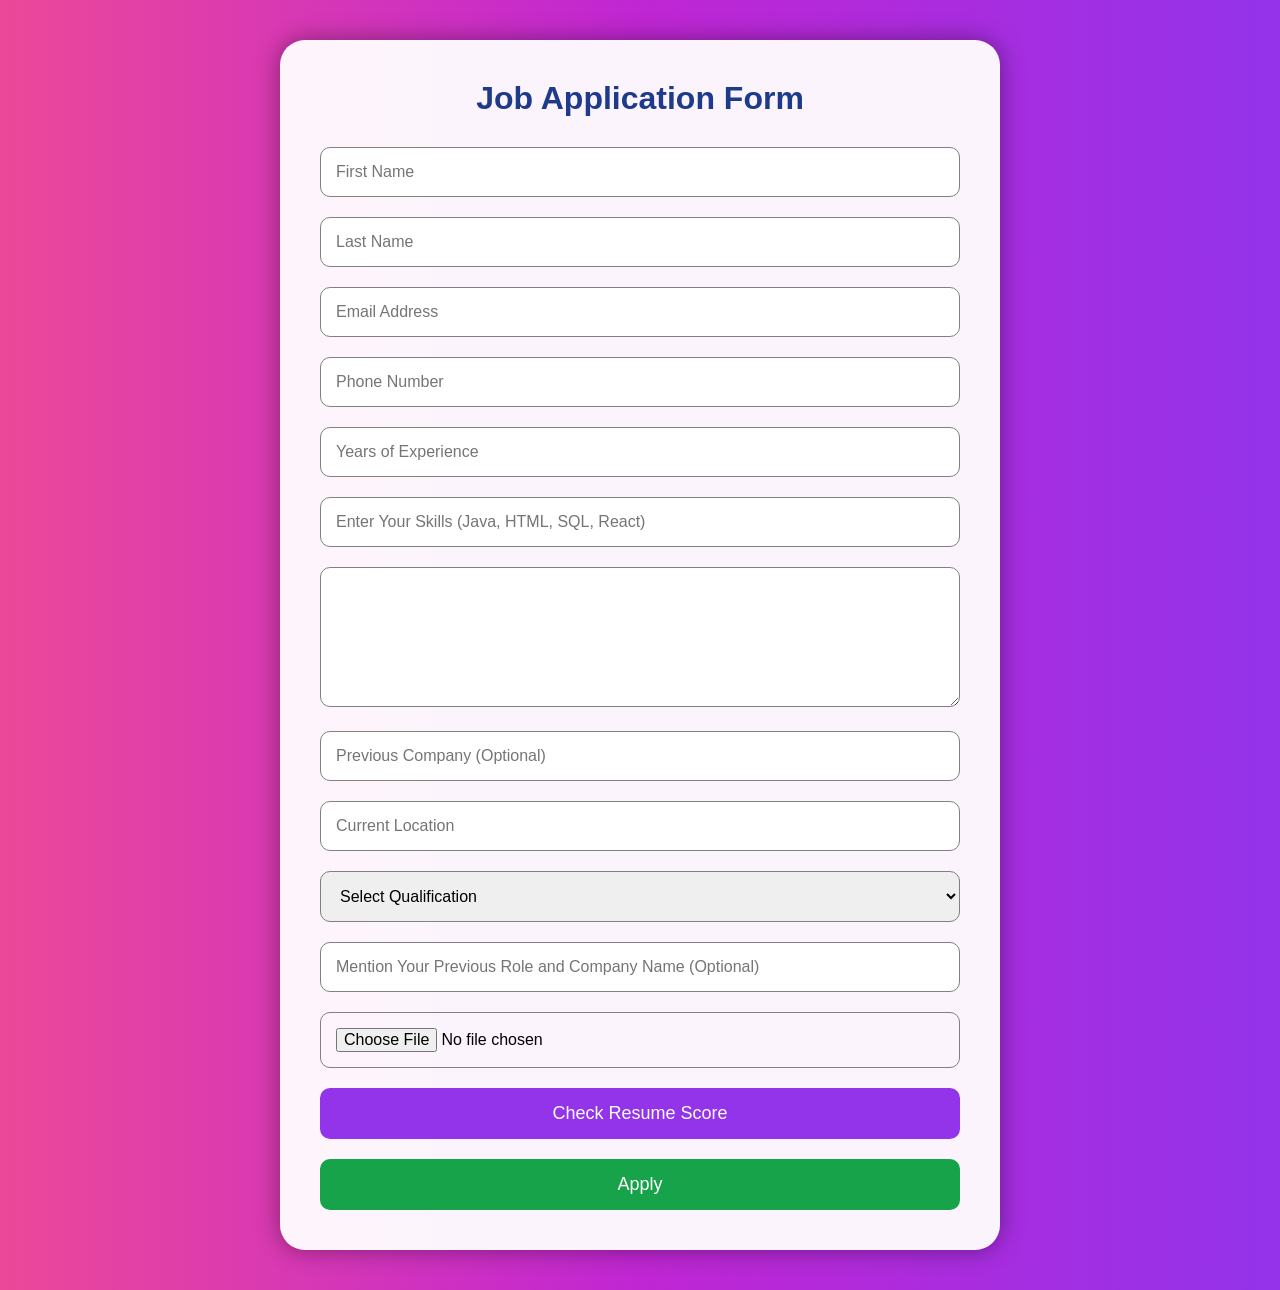
<file: application.html>
<!DOCTYPE html>
<html>
<head>

    <meta charset="UTF-8">

    <title>Job Application Form</title>

    <style>

        *{
            margin:0;
            padding:0;
            box-sizing:border-box;
            font-family:Arial;
        }

        body{

    background:linear-gradient(
        to right,
        #ec4899,
        #c026d3,
        #9333ea
    );

    padding:40px;
}

        .container{

    width:60%;

    margin:auto;

    background:rgba(255,255,255,0.95);

    padding:40px;

    border-radius:25px;

    box-shadow:0px 0px 25px rgba(0,0,0,0.4);
}

        h1{

            text-align:center;

            color:#1e3a8a;

            margin-bottom:30px;
        }

        input, textarea, select{

            width:100%;

            padding:15px;

            margin-bottom:20px;

            border-radius:10px;

            border:1px solid gray;

            font-size:16px;
        }

        button{

            width:100%;

            padding:15px;

            background:#16a34a;

            color:white;

            border:none;

            border-radius:10px;

            font-size:18px;

            cursor:pointer;
        }

        button:hover{

            background:#15803d;
        }

        #success{

            display:none;

            text-align:center;

            background:#dcfce7;

            padding:40px;

            border-radius:20px;

            margin-top:30px;

            color:#166534;

            font-size:28px;

            font-weight:bold;
        }
        .analyze-btn{

    width:100%;

    padding:15px;

    background:#9333ea;

    color:white;

    border:none;

    border-radius:10px;

    font-size:18px;

    margin-bottom:20px;

    cursor:pointer;
}

.analyze-btn:hover{

    background:#7e22ce;
}

    </style>

</head>

<body>

    <div class="container">

        <h1>Job Application Form</h1>

        <form onsubmit="submitForm(event)">

            <input type="text"
                placeholder="First Name"
                required>

            <input type="text"
                placeholder="Last Name"
                required>

            <input type="email"
                placeholder="Email Address"
                required>

            <input type="tel"
                placeholder="Phone Number"
                pattern="[0-9]{10}"
                required>

            <input type="number"
                placeholder="Years of Experience"
                required>

            <input type="text"
            id="skills"
            placeholder="Enter Your Skills (Java, HTML, SQL, React)"
            required>
            <textarea
            id="resumeText"
            rows="6"
            placeholder="Paste Resume Summary Here">
            </textarea>
            

            <input type="text"
                placeholder="Previous Company (Optional)">

            <input type="text"
                placeholder="Current Location"
                required>

            <select required>

                <option value="">
                    Select Qualification
                </option>

                <option>B.Tech</option>
                <option>M.Tech</option>
                <option>BCA</option>
                <option>MCA</option>
                <option>B.Sc</option>

            </select>

            <input type="text"
        placeholder="Mention Your Previous Role and Company Name (Optional)">

            <input type="file"
            id="resume"
            accept=".txt"
            required>
        <button type="button"
        onclick="analyzeResume()"
        class="analyze-btn">

        Check Resume Score

        </button>
            <button type="submit">

                Apply

            </button>

        </form>
        

        <div id="result"
style="
display:none;
margin-top:30px;
padding:25px;
background:#ede9fe;
border-radius:15px;
font-size:20px;
line-height:1.8;
">
</div>


        <div id="success">

    🎉 Thanks For Applying 🎉

    <br><br>

    Our recruitment team will contact you soon.

    <br><br>

    Best wishes for your career 🚀

</div>

    </div>


<script>

function analyzeResume(){

    let skills =
        document.getElementById("skills")
        .value
        .toLowerCase();

    let score = 0;

    let suggestions = [];

    let jobs = [];



    if(skills.includes("java")){

        score += 25;
        jobs.push("Java Developer");
    }
    else{

        suggestions.push("Add Java skill");
    }


    if(skills.includes("html")){

        score += 20;
        jobs.push("Frontend Developer");
    }
    else{

        suggestions.push("Learn HTML/CSS");
    }


    if(skills.includes("sql")){

        score += 20;
        jobs.push("Database Engineer");
    }
    else{

        suggestions.push("Add SQL knowledge");
    }


    if(skills.includes("react")){

        score += 20;
        jobs.push("React Developer");
    }
    else{

        suggestions.push("Learn React");
    }


    if(skills.includes("aws")){

        score += 15;
        jobs.push("Cloud Engineer");
    }
    else{

        suggestions.push("Learn AWS Cloud");
    }



    let result =
        document.getElementById("result");

    result.style.display = "block";



    result.innerHTML =

        "<h2>AI Resume Analyzer</h2><br>" +

        "<b>Resume Score:</b> "
        + score + "%<br><br>" +

        "<b>Suggested Jobs:</b><br>"
        + jobs.join('<br>') +

        "<br><br>" +

        "<b>Resume Improvements:</b><br>"
        + suggestions.join('<br>');
}



function submitForm(event){

    event.preventDefault();

    document.querySelector("form")
            .style.display = "none";

    document.getElementById("result")
            .innerHTML +=

            "<br><br><h2>Thanks For Applying</h2>" +

            "Our recruitment team will contact you soon.";
}

</script>

</body>
</html>
</file>
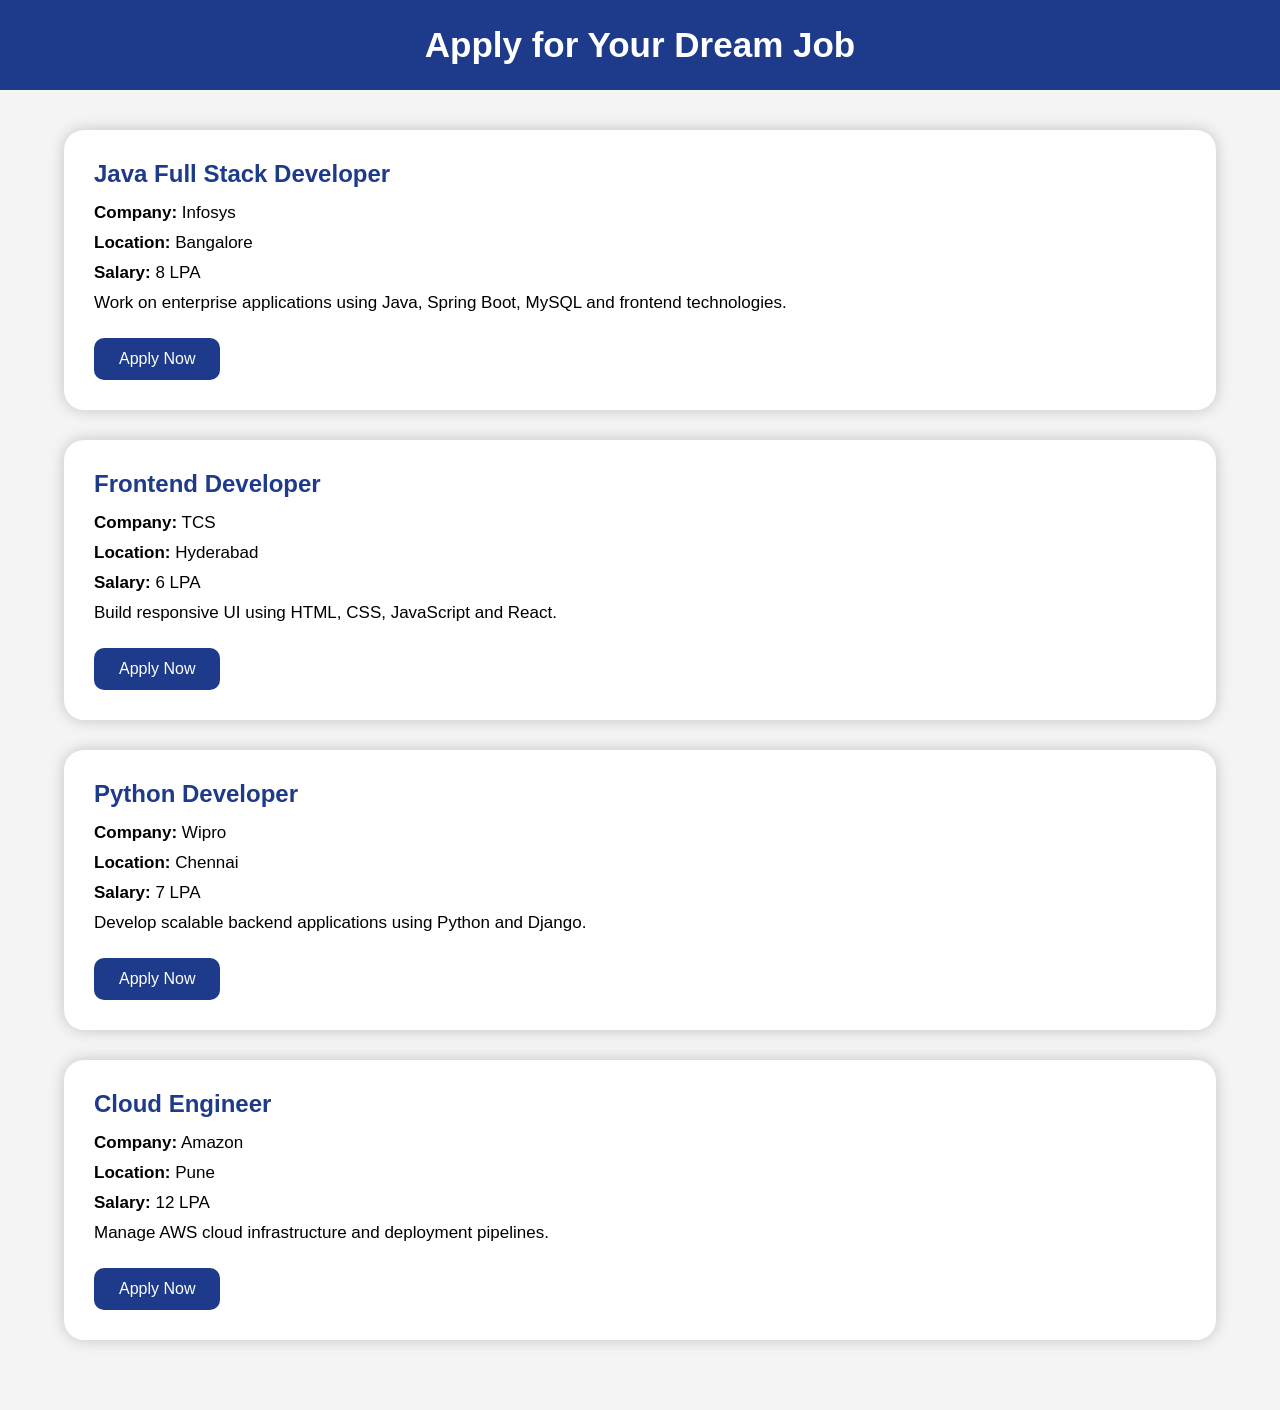
<file: jobs.html>
<!DOCTYPE html>
<html>
<head>
    <meta charset="UTF-8">

    <title>Apply Jobs</title>

    <title>Apply Jobs</title>

    <style>

        *{
            margin:0;
            padding:0;
            box-sizing:border-box;
            font-family:Arial;
        }

        body{
            background:#f4f4f4;
        }

        .header{

            background:#1e3a8a;

            color:white;

            padding:25px;

            text-align:center;

            font-size:35px;

            font-weight:bold;
        }

        .container{

            width:90%;

            margin:auto;

            padding:40px 0;
        }

        .job-card{

            background:white;

            padding:30px;

            border-radius:20px;

            margin-bottom:30px;

            box-shadow:0px 0px 15px rgba(0,0,0,0.2);

            transition:0.3s;
        }

        .job-card:hover{

            transform:translateY(-8px);
        }

        .job-card h2{

            color:#1e3a8a;

            margin-bottom:15px;
        }

        .job-card p{

            margin-bottom:10px;

            font-size:17px;
        }

        .apply-btn{

            margin-top:15px;

            background:#1e3a8a;

            color:white;

            border:none;

            padding:12px 25px;

            border-radius:10px;

            cursor:pointer;

            font-size:16px;
        }

        .apply-btn:hover{

            background:#2563eb;
        }

        .form-section{

            width:60%;

            margin:50px auto;

            background:white;

            padding:40px;

            border-radius:20px;

            box-shadow:0px 0px 15px rgba(0,0,0,0.3);
        }

        .form-section h1{

            text-align:center;

            margin-bottom:30px;

            color:#1e3a8a;
        }

        input, textarea, select{

            width:100%;

            padding:15px;

            margin-bottom:20px;

            border:1px solid gray;

            border-radius:10px;

            font-size:16px;
        }

        textarea{

            resize:none;
        }

        .submit-btn{

            width:100%;

            background:#16a34a;

            color:white;

            border:none;

            padding:15px;

            border-radius:10px;

            font-size:18px;

            cursor:pointer;
        }

        .submit-btn:hover{

            background:#15803d;
        }

        #success{

            display:none;

            text-align:center;

            background:#dcfce7;

            padding:40px;

            margin:40px;

            border-radius:20px;

            color:#166534;

            font-size:30px;

            font-weight:bold;
        }

    </style>

</head>

<body>

    <div class="header">

        Apply for Your Dream Job

    </div>

    <div class="container">

        <div class="job-card">

            <h2>Java Full Stack Developer</h2>

            <p><b>Company:</b> Infosys</p>

            <p><b>Location:</b> Bangalore</p>

            <p><b>Salary:</b> 8 LPA</p>

            <p>
                Work on enterprise applications using Java,
                Spring Boot, MySQL and frontend technologies.
            </p>

            <a href="application.html">

    <button class="apply-btn">

        Apply Now

    </button>

</a>

        </div>


        <div class="job-card">

            <h2>Frontend Developer</h2>

            <p><b>Company:</b> TCS</p>

            <p><b>Location:</b> Hyderabad</p>

            <p><b>Salary:</b> 6 LPA</p>

            <p>
                Build responsive UI using HTML, CSS,
                JavaScript and React.
            </p>

            <a href="application.html">

    <button class="apply-btn">

        Apply Now

    </button>

</a>
        </div>


        <div class="job-card">

            <h2>Python Developer</h2>

            <p><b>Company:</b> Wipro</p>

            <p><b>Location:</b> Chennai</p>

            <p><b>Salary:</b> 7 LPA</p>

            <p>
                Develop scalable backend applications
                using Python and Django.
            </p>

            <a href="application.html">

    <button class="apply-btn">

        Apply Now

    </button>

</a>

        </div>


        <div class="job-card">

            <h2>Cloud Engineer</h2>

            <p><b>Company:</b> Amazon</p>

            <p><b>Location:</b> Pune</p>

            <p><b>Salary:</b> 12 LPA</p>

            <p>
                Manage AWS cloud infrastructure and
                deployment pipelines.
            </p>

            <a href="application.html">

    <button class="apply-btn">

        Apply Now

    </button>

</a>

        </div>

    </div>
</file>
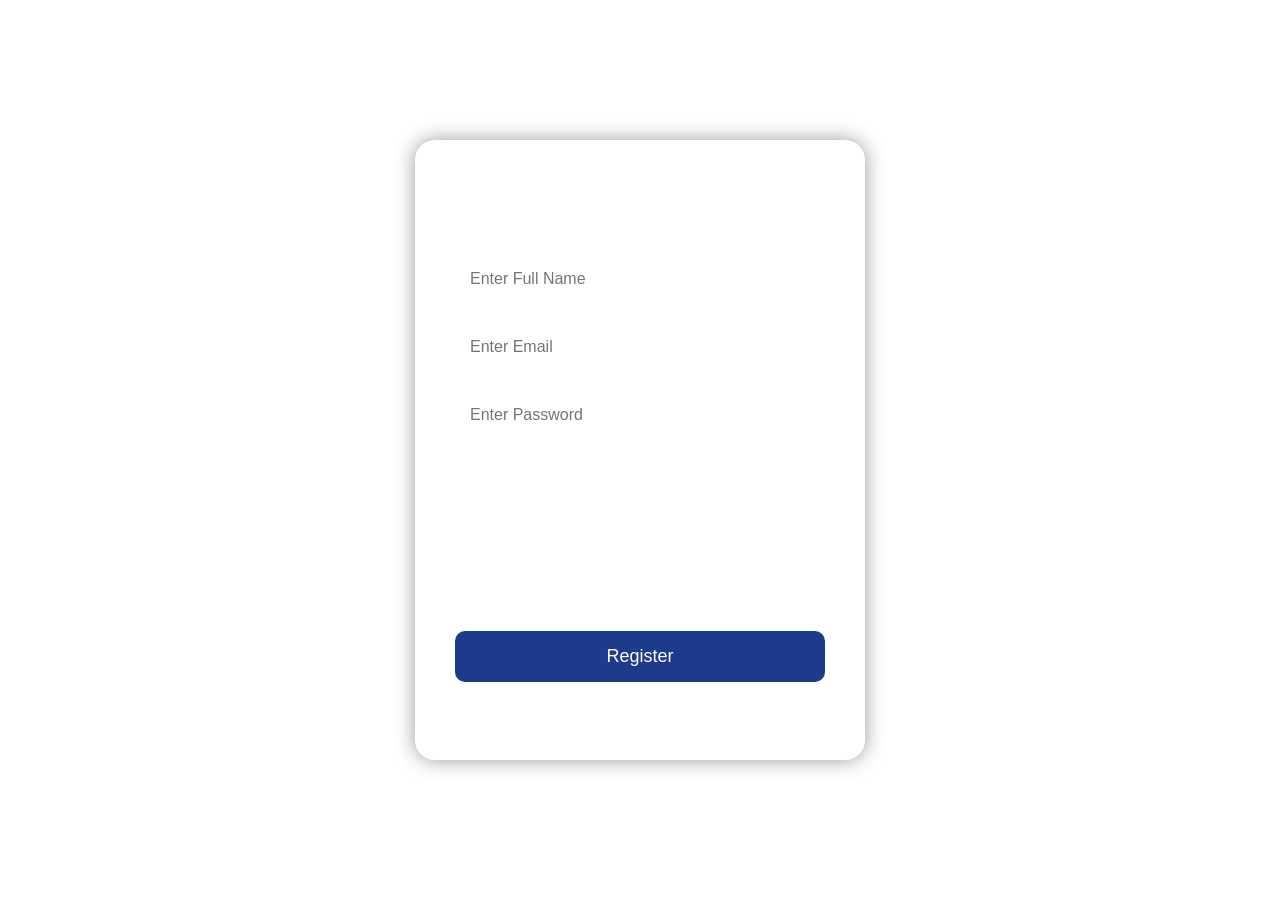
<file: register.html>
<!DOCTYPE html>
<html>
<head>
    <title>Register Page</title>

    <style>

        *{
            margin:0;
            padding:0;
            box-sizing:border-box;
            font-family:Arial;
        }

        body{

            height:100vh;

            display:flex;

            justify-content:center;

            align-items:center;

            background-image:url('https://images.pexels.com/photos/8191968/pexels-photo-8191968.jpeg?cs=srgb&dl=pexels-antoni-shkraba-8191968.jpg&fm=jpg');

            background-size:cover;

            background-position:center;
        }

        .container{

            width:450px;

            padding:40px;

            border-radius:20px;

            background:rgba(255,255,255,0.2);

            backdrop-filter:blur(10px);

            box-shadow:0px 0px 20px rgba(0,0,0,0.4);

            color:white;
        }

        h1{

            text-align:center;

            margin-bottom:30px;

            font-size:40px;
        }

        input{

            width:100%;

            padding:15px;

            margin-bottom:20px;

            border:none;

            border-radius:10px;

            font-size:16px;
        }

        button{

            width:100%;

            padding:15px;

            background:#1e3a8a;

            color:white;

            border:none;

            border-radius:10px;

            font-size:18px;

            cursor:pointer;

            transition:0.3s;
        }

        button:hover{

            background:#2563eb;
        }

        .rules{

            font-size:14px;

            margin-bottom:20px;

            line-height:1.8;
        }

        .login-link{

            text-align:center;

            margin-top:20px;
        }

        .login-link a{

            color:white;

            font-weight:bold;

            text-decoration:none;
        }

        .login-link a:hover{

            text-decoration:underline;
        }

    </style>

</head>

<body>

    <div class="container">

        <h1>Register</h1>

        <form action="RegisterServlet" method="post">

            <input type="text"
            name="name"
            placeholder="Enter Full Name"
            required>

            <input type="email"
            name="email"
            placeholder="Enter Email"
            required>

            <input type="password"
            name="password"
            placeholder="Enter Password"
            pattern="^(?=.*[0-9])(?=.*[!@#$%^&*])[A-Z].{7,}$"
            title="Password must be 8 characters, first letter uppercase, include symbol and number"
            required>

            <div class="rules">

                Password must contain:

                <br><br>

                - Minimum 8 characters

                <br>

                - First letter uppercase

                <br>

                - At least one symbol

                <br>

                - At least one number

            </div>

            <button type="submit">

                Register

            </button>

        </form>

        <div class="login-link">

            Already have an account?

            <a href="login.html">

                Login

            </a>

        </div>

    </div>

</body>
</html>
</file>
